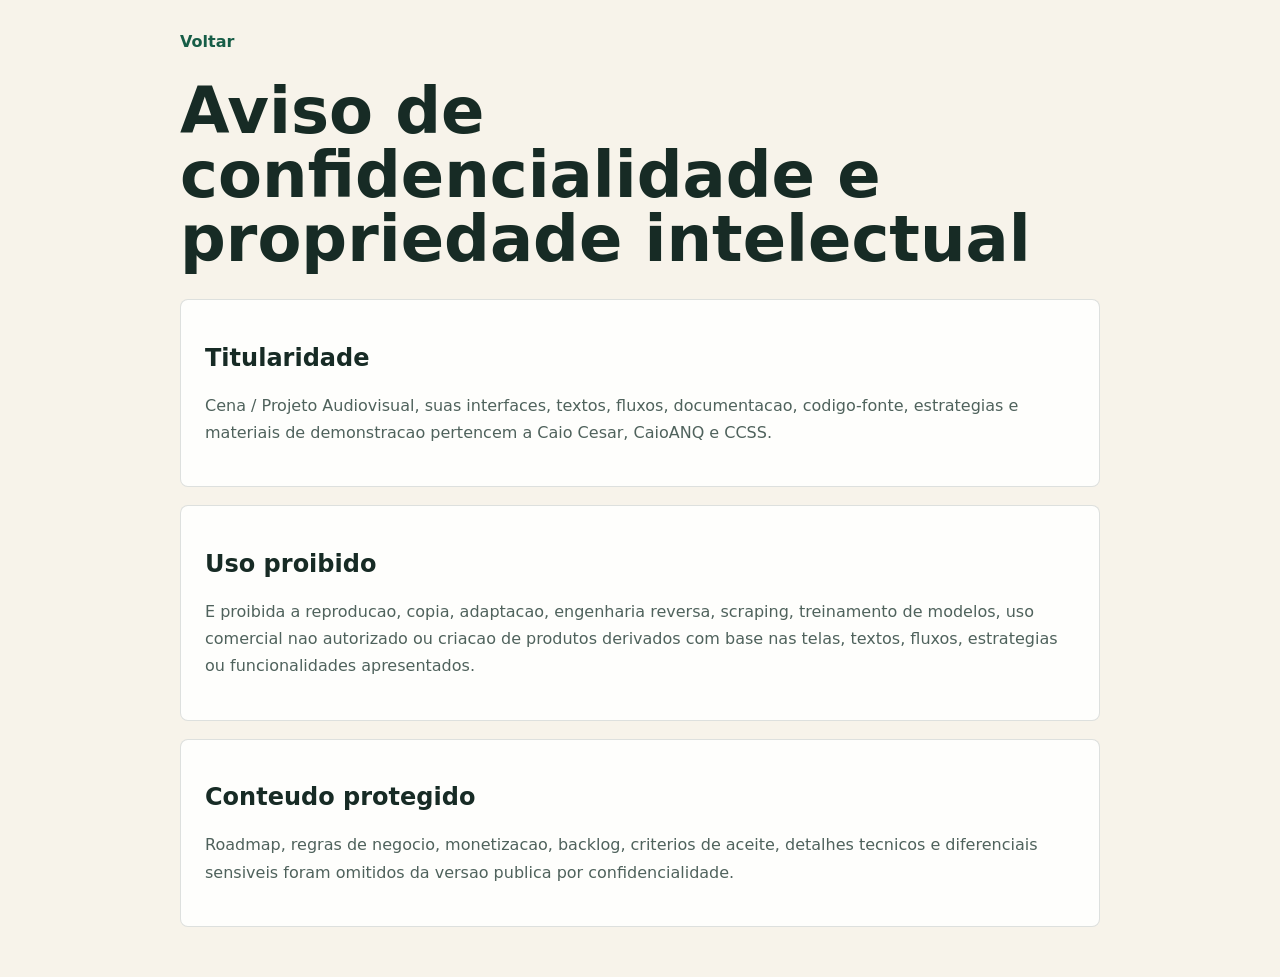
<file: aviso-legal.html>
<!doctype html>
<html lang="pt-BR">
  <head>
    <meta charset="utf-8">
    <meta name="author" content="Caio Cesar (CaioANQ) - CCSS">
    <meta name="robots" content="index, follow, noarchive, noimageindex">
    <meta name="viewport" content="width=device-width, initial-scale=1">
    <title>Aviso Legal · Cena / Projeto Audiovisual</title>
    <style>
      body{margin:0;padding:32px;background:#f7f3ea;color:#172b25;font-family:Inter,system-ui,-apple-system,BlinkMacSystemFont,"Segoe UI",sans-serif}
      main{width:min(920px,100%);margin:0 auto}
      a{color:#175d47;font-weight:800;text-decoration:none}
      h1{font-size:clamp(34px,7vw,64px);line-height:1;margin:28px 0}
      section{margin:18px 0;padding:24px;border:1px solid rgba(23,43,37,.14);border-radius:8px;background:rgba(255,255,255,.86)}
      p,li{line-height:1.7;color:#4f625c}
    </style>
  </head>
  <body>
    <main>
      <a href="/">Voltar</a>
      <h1>Aviso de confidencialidade e propriedade intelectual</h1>
      <section>
        <h2>Titularidade</h2>
        <p>Cena / Projeto Audiovisual, suas interfaces, textos, fluxos, documentacao, codigo-fonte, estrategias e materiais de demonstracao pertencem a Caio Cesar, CaioANQ e CCSS.</p>
      </section>
      <section>
        <h2>Uso proibido</h2>
        <p>E proibida a reproducao, copia, adaptacao, engenharia reversa, scraping, treinamento de modelos, uso comercial nao autorizado ou criacao de produtos derivados com base nas telas, textos, fluxos, estrategias ou funcionalidades apresentados.</p>
      </section>
      <section>
        <h2>Conteudo protegido</h2>
        <p>Roadmap, regras de negocio, monetizacao, backlog, criterios de aceite, detalhes tecnicos e diferenciais sensiveis foram omitidos da versao publica por confidencialidade.</p>
      </section>
    </main>
  </body>
</html>
</file>
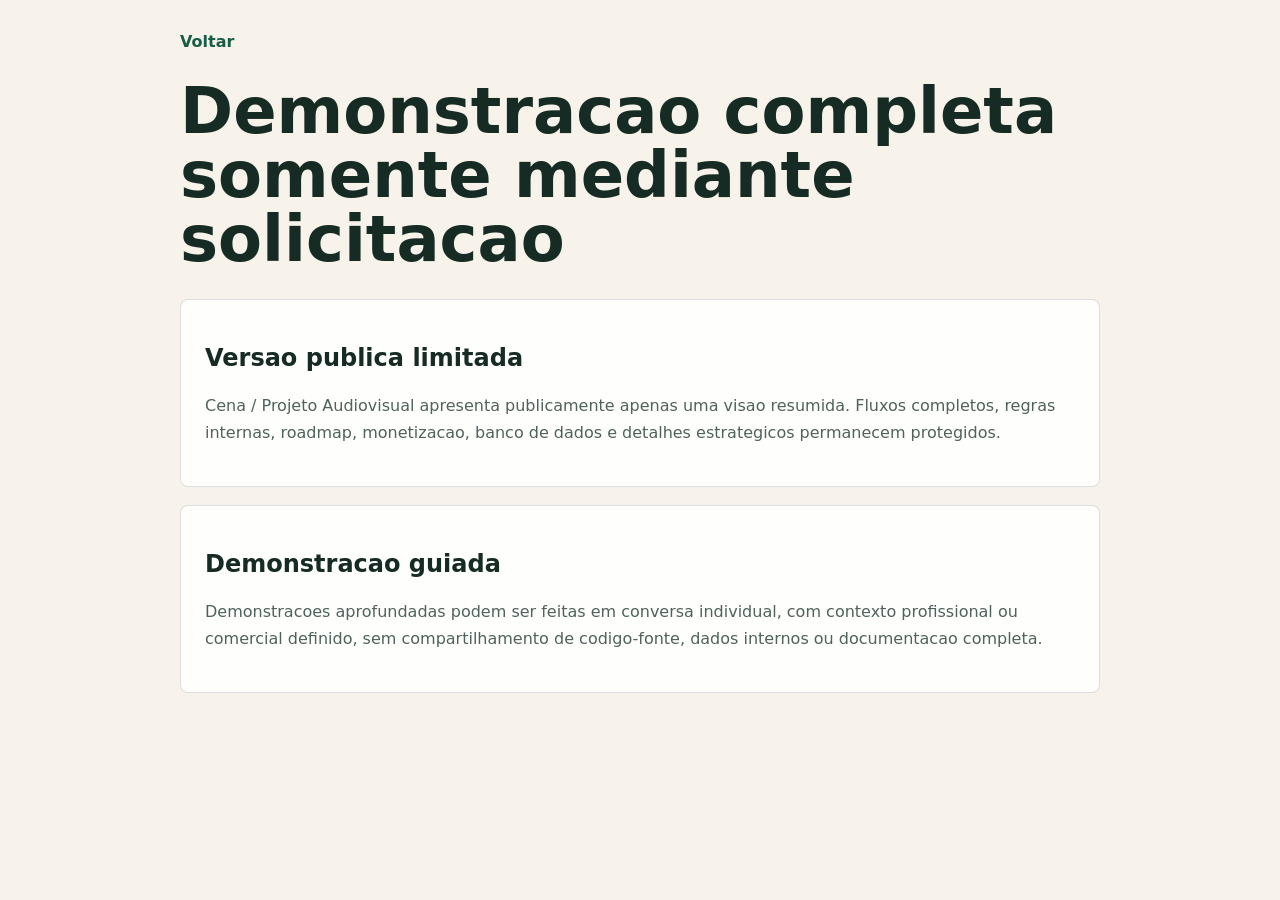
<file: demonstracao.html>
<!doctype html>
<html lang="pt-BR">
  <head>
    <meta charset="utf-8">
    <meta name="author" content="Caio Cesar (CaioANQ) - CCSS">
    <meta name="robots" content="index, follow, noarchive, noimageindex">
    <meta name="viewport" content="width=device-width, initial-scale=1">
    <title>Demonstracao sob solicitacao · Cena / Projeto Audiovisual</title>
    <style>
      body{margin:0;padding:32px;background:#f7f3ea;color:#172b25;font-family:Inter,system-ui,-apple-system,BlinkMacSystemFont,"Segoe UI",sans-serif}
      main{width:min(920px,100%);margin:0 auto}
      a{color:#175d47;font-weight:800;text-decoration:none}
      h1{font-size:clamp(34px,7vw,64px);line-height:1;margin:28px 0}
      section{margin:18px 0;padding:24px;border:1px solid rgba(23,43,37,.14);border-radius:8px;background:rgba(255,255,255,.86)}
      p,li{line-height:1.7;color:#4f625c}
    </style>
  </head>
  <body>
    <main>
      <a href="/">Voltar</a>
      <h1>Demonstracao completa somente mediante solicitacao</h1>
      <section>
        <h2>Versao publica limitada</h2>
        <p>Cena / Projeto Audiovisual apresenta publicamente apenas uma visao resumida. Fluxos completos, regras internas, roadmap, monetizacao, banco de dados e detalhes estrategicos permanecem protegidos.</p>
      </section>
      <section>
        <h2>Demonstracao guiada</h2>
        <p>Demonstracoes aprofundadas podem ser feitas em conversa individual, com contexto profissional ou comercial definido, sem compartilhamento de codigo-fonte, dados internos ou documentacao completa.</p>
      </section>
    </main>
  </body>
</html>
</file>
